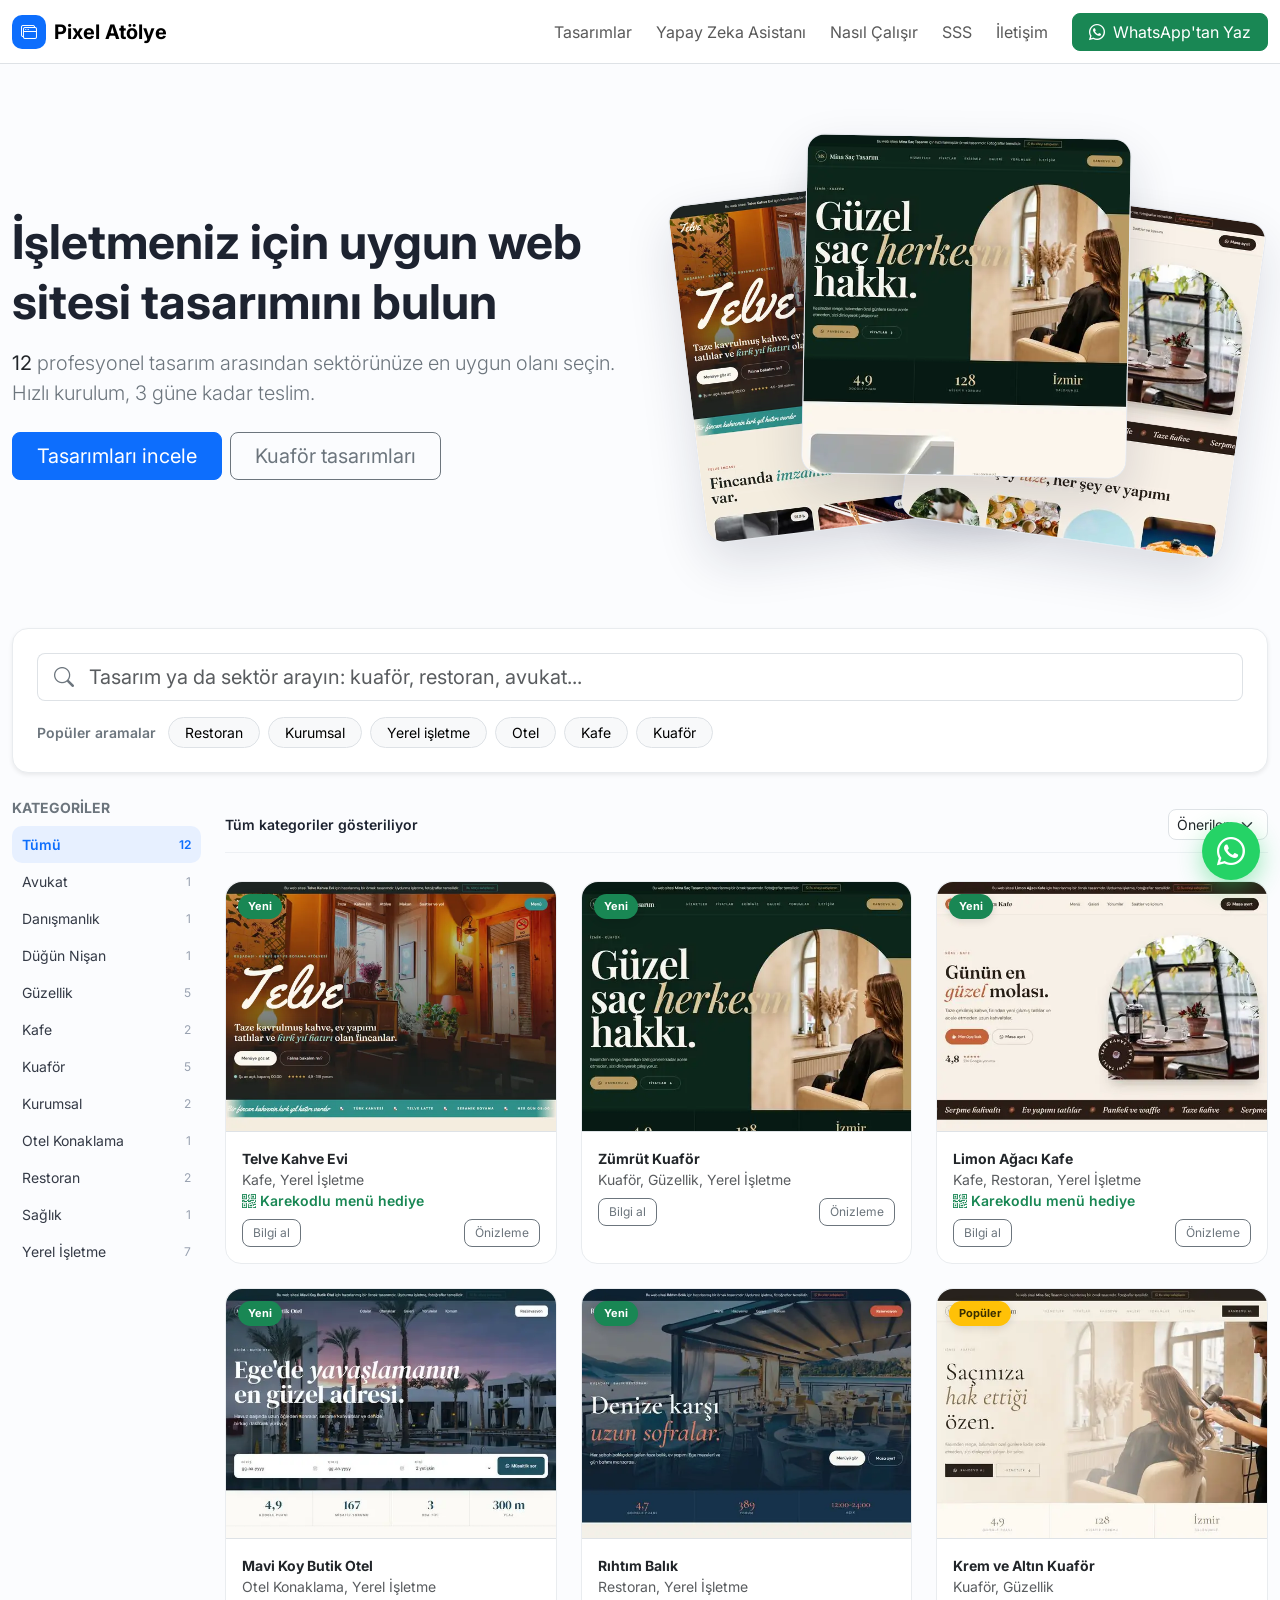
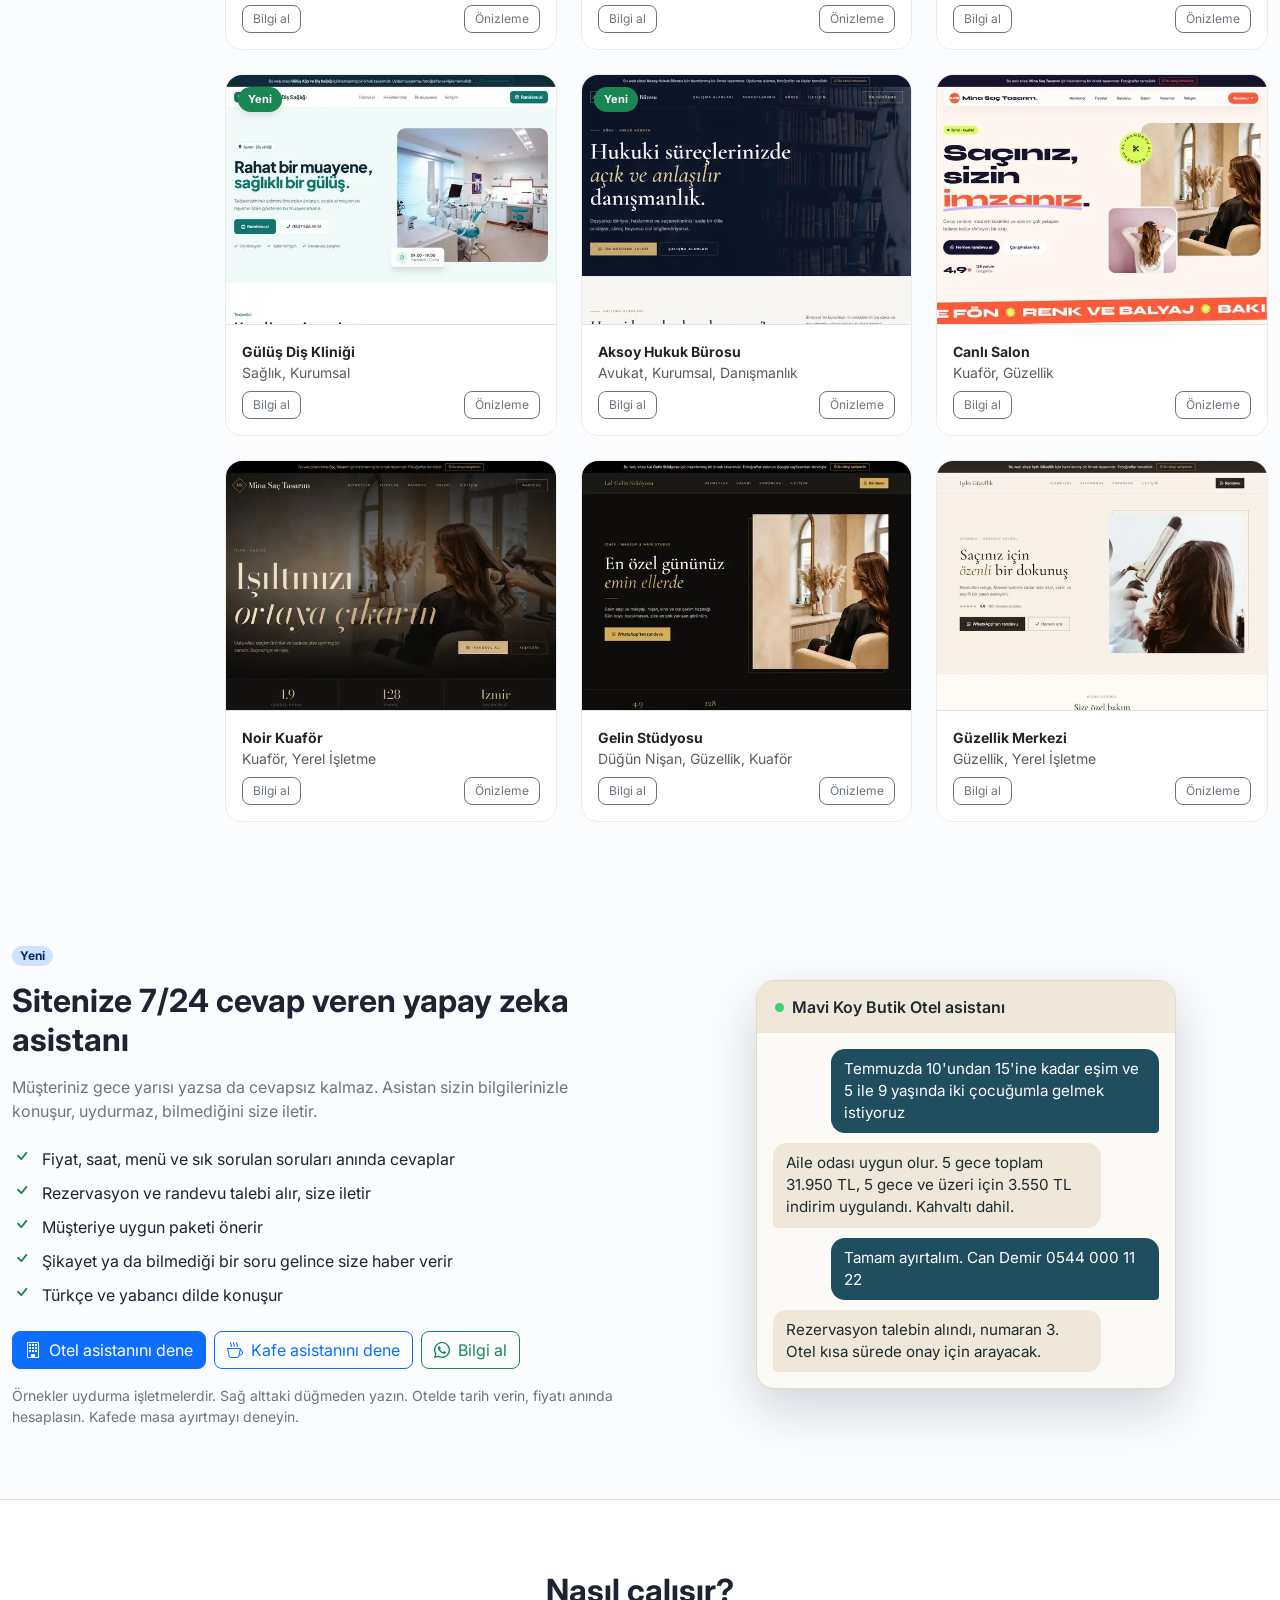
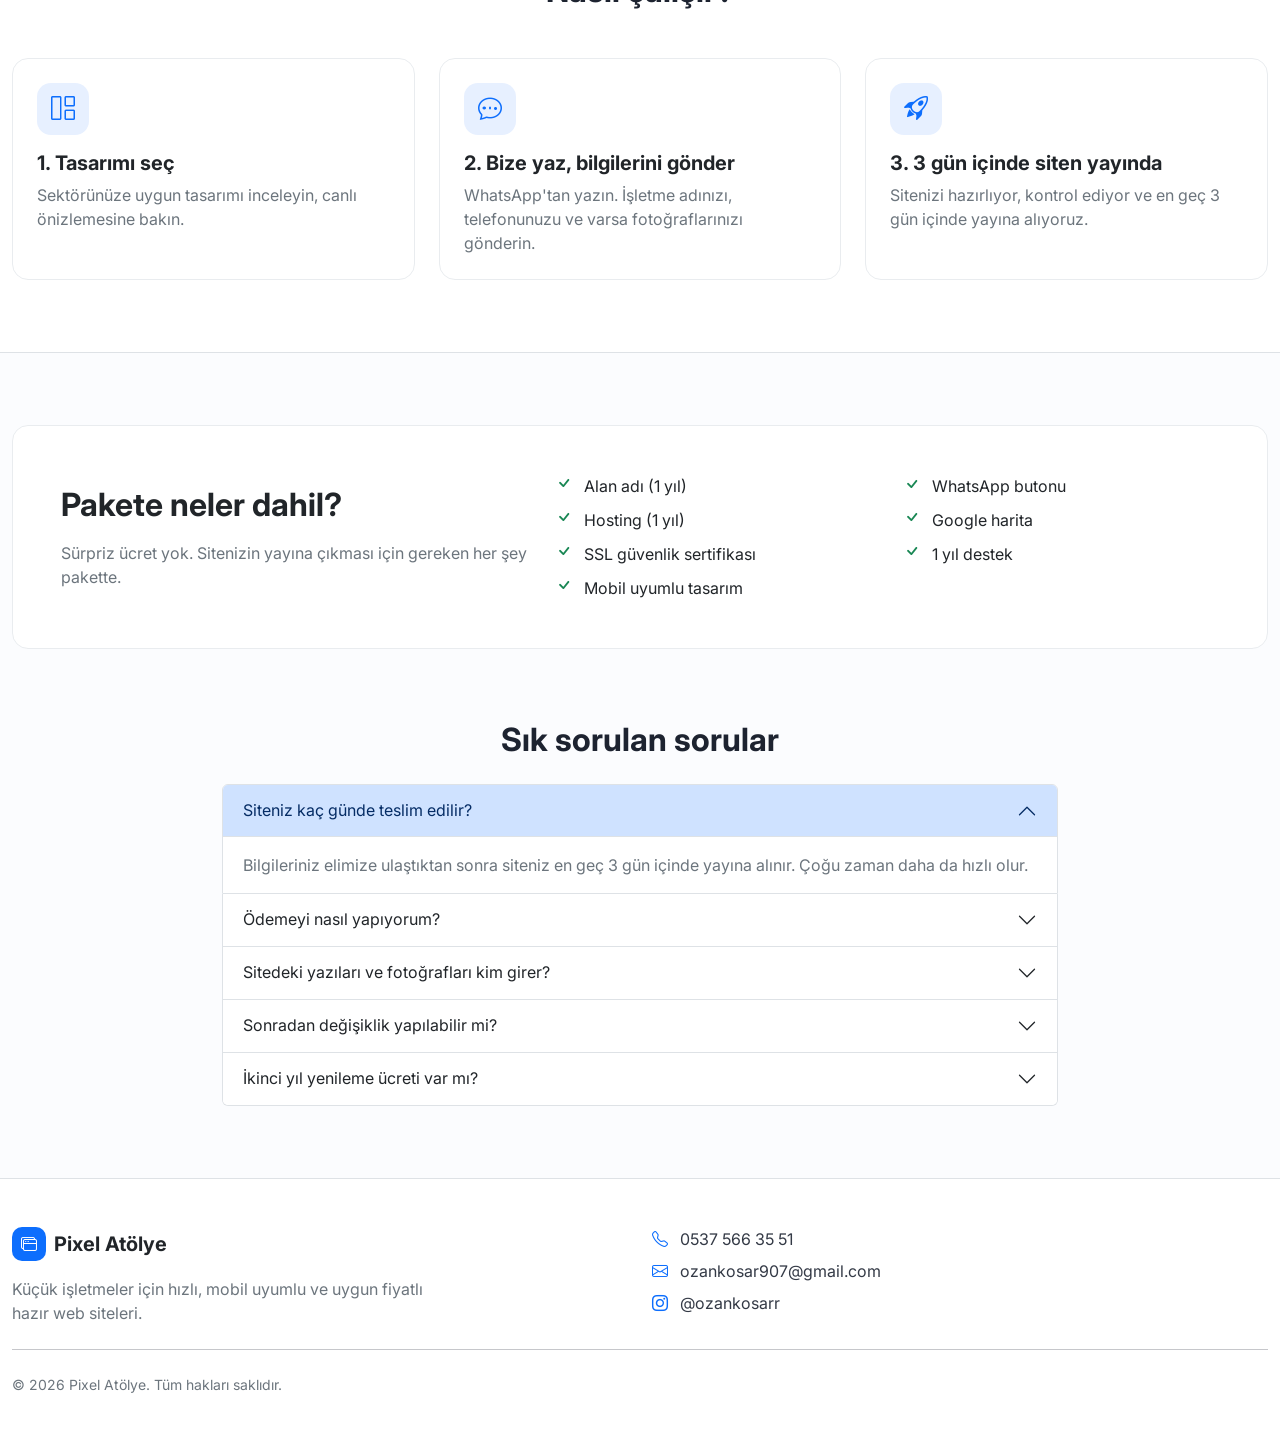
<file: index.html>
<!DOCTYPE html>
<html lang="tr">
<head>
    <meta charset="UTF-8">
    <meta name="viewport" content="width=device-width, initial-scale=1">
    <title>Hazır Web Sitesi Tasarımları</title>
    <meta name="description" content="İşletmeniz için hazır web sitesi tasarımları. Sektörünüze uygun tasarımı seçin, 3 gün içinde siteniz yayında.">
    <link rel="icon" href="data:image/svg+xml,%3Csvg xmlns=%27http://www.w3.org/2000/svg%27 viewBox=%270 0 32 32%27%3E%3Crect width=%2732%27 height=%2732%27 rx=%279%27 fill=%27%230d6efd%27/%3E%3Crect x=%277%27 y=%279%27 width=%2718%27 height=%2714%27 rx=%272%27 fill=%27none%27 stroke=%27white%27 stroke-width=%272.5%27/%3E%3C/svg%3E">
    <link rel="preconnect" href="https://fonts.googleapis.com">
    <link href="https://fonts.googleapis.com/css2?family=Inter:wght@400;500;600;700;800&display=swap" rel="stylesheet">
    <link href="https://cdn.jsdelivr.net/npm/bootstrap@5.3.3/dist/css/bootstrap.min.css" rel="stylesheet">
    <link href="https://cdn.jsdelivr.net/npm/bootstrap-icons@1.11.3/font/bootstrap-icons.min.css" rel="stylesheet">
    <link href="style.css" rel="stylesheet">
</head>
<body>

    <!-- 1) ÜST MENÜ -->
    <nav class="navbar navbar-expand-lg bg-white border-bottom sticky-top ust-menu">
        <div class="container-xxl">
            <a class="navbar-brand d-flex align-items-center gap-2 fw-bold" href="#">
                <span class="logo-kutu"><i class="bi bi-window-stack"></i></span>
                <span data-ayar="markaAdi">Pixel Atölye</span>
            </a>
            <button class="navbar-toggler border-0" type="button" data-bs-toggle="collapse" data-bs-target="#menu" aria-label="Menüyü aç">
                <span class="navbar-toggler-icon"></span>
            </button>
            <div class="collapse navbar-collapse" id="menu">
                <ul class="navbar-nav ms-auto align-items-lg-center gap-lg-2">
                    <li class="nav-item"><a class="nav-link" href="#tasarimlar">Tasarımlar</a></li>
                    <li class="nav-item"><a class="nav-link" href="#asistan">Yapay Zeka Asistanı</a></li>
                    <li class="nav-item"><a class="nav-link" href="#nasil-calisir">Nasıl Çalışır</a></li>
                    <li class="nav-item"><a class="nav-link" href="#sss">SSS</a></li>
                    <li class="nav-item"><a class="nav-link" href="#iletisim">İletişim</a></li>
                    <li class="nav-item ms-lg-2 my-2 my-lg-0">
                        <a class="btn btn-success rounded-3 px-3" data-whatsapp="Merhaba, web sitesi hakkında bilgi almak istiyorum." target="_blank" rel="noopener">
                            <i class="bi bi-whatsapp me-1"></i> WhatsApp'tan Yaz
                        </a>
                    </li>
                </ul>
            </div>
        </div>
    </nav>

    <!-- 2) HERO -->
    <header class="hero py-5">
        <div class="container-xxl py-lg-4">
            <div class="row align-items-center g-5">
                <div class="col-lg-6">
                    <h1 class="display-5 fw-bolder lh-sm mb-3">İşletmeniz için uygun web sitesi tasarımını bulun</h1>
                    <p class="lead text-secondary mb-4">
                        <strong class="text-dark" id="tasarim-sayisi">0</strong> profesyonel tasarım arasından sektörünüze en uygun olanı seçin. Hızlı kurulum, 3 güne kadar teslim.
                    </p>
                    <div class="d-flex flex-wrap gap-2">
                        <a href="#tasarimlar" class="btn btn-primary btn-lg rounded-3 px-4">Tasarımları incele</a>
                        <button type="button" class="btn btn-outline-secondary btn-lg rounded-3 px-4" data-kategori-sec="Kuaför">Kuaför tasarımları</button>
                    </div>
                </div>
                <div class="col-lg-6">
                    <!-- Kolaj: ilk 3 tasarımın görseli JS ile dolar -->
                    <div class="kolaj" id="kolaj" aria-hidden="true">
                        <div class="kolaj-kart k1"><img alt=""></div>
                        <div class="kolaj-kart k2"><img alt=""></div>
                        <div class="kolaj-kart k3"><img alt=""></div>
                    </div>
                </div>
            </div>
        </div>
    </header>

    <!-- 3) ARAMA + POPÜLER ARAMALAR -->
    <section class="container-xxl mb-4">
        <div class="card rounded-4 border-light-subtle shadow-sm">
            <div class="card-body p-3 p-md-4">
                <div class="input-group input-group-lg">
                    <span class="input-group-text bg-white border-end-0"><i class="bi bi-search text-secondary"></i></span>
                    <input type="search" id="arama" class="form-control border-start-0 ps-0" placeholder="Tasarım ya da sektör arayın: kuaför, restoran, avukat..." autocomplete="off">
                </div>
                <div class="d-flex flex-wrap align-items-center gap-2 mt-3">
                    <span class="small text-secondary fw-semibold me-1">Popüler aramalar</span>
                    <button type="button" class="btn btn-sm btn-light border rounded-pill px-3" data-kategori-sec="Restoran">Restoran</button>
                    <button type="button" class="btn btn-sm btn-light border rounded-pill px-3" data-kategori-sec="Kurumsal">Kurumsal</button>
                    <button type="button" class="btn btn-sm btn-light border rounded-pill px-3" data-kategori-sec="Yerel İşletme">Yerel işletme</button>
                    <button type="button" class="btn btn-sm btn-light border rounded-pill px-3" data-kategori-sec="Otel Konaklama">Otel</button>
                    <button type="button" class="btn btn-sm btn-light border rounded-pill px-3" data-kategori-sec="Kafe">Kafe</button>
                    <button type="button" class="btn btn-sm btn-light border rounded-pill px-3" data-kategori-sec="Kuaför">Kuaför</button>
                </div>
            </div>
        </div>
    </section>

    <!-- 4) KATEGORİ MENÜSÜ + KARTLAR -->
    <main id="tasarimlar" class="container-xxl pb-5">
        <div class="row g-4">
            <!-- Masaüstü kategori listesi -->
            <aside class="col-lg-2 d-none d-lg-block">
                <div class="kategori-yan">
                    <p class="small fw-bold text-uppercase text-secondary mb-2">Kategoriler</p>
                    <div class="list-group list-group-flush kategori-listesi" id="kategori-listesi"></div>
                </div>
            </aside>

            <div class="col-lg-10">
                <!-- Sabit üst bar -->
                <div class="sonuc-bar d-flex flex-wrap align-items-center justify-content-between gap-2">
                    <div class="d-flex align-items-center gap-2">
                        <button type="button" class="btn btn-sm btn-outline-secondary rounded-3 d-lg-none" data-bs-toggle="modal" data-bs-target="#kategori-modal">
                            <i class="bi bi-funnel me-1"></i> Kategorileri göster
                        </button>
                        <span class="fw-semibold small" id="sonuc-yazi">Tüm kategoriler gösteriliyor</span>
                    </div>
                    <select id="siralama" class="form-select form-select-sm w-auto rounded-3" aria-label="Sıralama">
                        <option value="onerilen">Önerilen</option>
                        <option value="fiyat-artan">Fiyat artan</option>
                        <option value="fiyat-azalan">Fiyat azalan</option>
                        <option value="az">A-Z</option>
                    </select>
                </div>

                <div class="row g-4 mt-1" id="kartlar"></div>

                <div class="text-center py-5 d-none" id="sonuc-yok">
                    <i class="bi bi-search display-6 text-secondary"></i>
                    <p class="mt-3 mb-0 text-secondary">Aradığınız kriterde tasarım bulunamadı.</p>
                </div>
            </div>
        </div>
    </main>

    <!-- Mobil kategori modalı -->
    <div class="modal fade" id="kategori-modal" tabindex="-1" aria-label="Kategoriler">
        <div class="modal-dialog modal-fullscreen">
            <div class="modal-content">
                <div class="modal-header">
                    <h5 class="modal-title fw-bold">Kategoriler</h5>
                    <button type="button" class="btn-close" data-bs-dismiss="modal" aria-label="Kapat"></button>
                </div>
                <div class="modal-body">
                    <div class="list-group list-group-flush kategori-listesi" id="kategori-listesi-mobil"></div>
                </div>
            </div>
        </div>
    </div>

    <!-- 5) DETAY MODALI -->
    <div class="modal fade" id="detay-modal" tabindex="-1" aria-labelledby="detay-ad">
        <div class="modal-dialog modal-xl modal-fullscreen-lg-down modal-dialog-centered">
            <div class="modal-content rounded-4 overflow-hidden">
                <div class="row g-0 detay-govde">
                    <div class="col-lg-7 detay-gorsel">
                        <img id="detay-img" alt="" class="w-100 d-block">
                    </div>
                    <div class="col-lg-5 detay-bilgi p-4 p-lg-5">
                        <button type="button" class="btn-close position-absolute top-0 end-0 m-3" data-bs-dismiss="modal" aria-label="Kapat"></button>
                        <h2 class="h3 fw-bold mb-1" id="detay-ad"></h2>
                        <p class="text-secondary small mb-3" id="detay-kategoriler"></p>
                        <p class="h4 text-primary fw-bold mb-4" id="detay-fiyat"></p>
                        <p class="text-secondary" id="detay-aciklama"></p>
                        <h3 class="h6 fw-bold mt-4 mb-3">Bu tasarımın öne çıkan özellikleri</h3>
                        <ul class="list-unstyled tikli mb-4" id="detay-ozellikler"></ul>
                        <div class="d-grid gap-2">
                            <a id="detay-onizleme" class="btn btn-outline-primary rounded-3" target="_blank" rel="noopener"><i class="bi bi-eye me-1"></i> Canlı önizleme</a>
                            <a id="detay-menu" class="btn btn-outline-primary rounded-3 d-none" target="_blank" rel="noopener"><i class="bi bi-qr-code me-1"></i> Karekodlu menüyü gör</a>
                            <a id="detay-siparis" class="btn btn-success rounded-3" target="_blank" rel="noopener"><i class="bi bi-whatsapp me-1"></i> WhatsApp ile bilgi al</a>
                        </div>
                    </div>
                </div>
            </div>
        </div>
    </div>

    <!-- 6a) YAPAY ZEKA ASİSTANI -->
    <section id="asistan" class="py-5">
        <div class="container-xxl py-lg-4">
            <div class="row g-5 align-items-center">
                <div class="col-lg-6">
                    <span class="badge rounded-pill bg-primary-subtle text-primary-emphasis mb-3">Yeni</span>
                    <h2 class="fw-bold mb-3">Sitenize 7/24 cevap veren yapay zeka asistanı</h2>
                    <p class="text-secondary mb-4">Müşteriniz gece yarısı yazsa da cevapsız kalmaz. Asistan sizin bilgilerinizle konuşur, uydurmaz, bilmediğini size iletir.</p>
                    <ul class="list-unstyled tikli mb-4">
                        <li>Fiyat, saat, menü ve sık sorulan soruları anında cevaplar</li>
                        <li>Rezervasyon ve randevu talebi alır, size iletir</li>
                        <li>Müşteriye uygun paketi önerir</li>
                        <li>Şikayet ya da bilmediği bir soru gelince size haber verir</li>
                        <li>Türkçe ve yabancı dilde konuşur</li>
                    </ul>
                    <div class="d-flex flex-wrap gap-2">
                        <a href="https://asistan-production-4d8e.up.railway.app/otel/" target="_blank" rel="noopener" class="btn btn-primary rounded-3"><i class="bi bi-building me-1"></i> Otel asistanını dene</a>
                        <a href="https://asistan-production-4d8e.up.railway.app/avlu/" target="_blank" rel="noopener" class="btn btn-outline-primary rounded-3"><i class="bi bi-cup-hot me-1"></i> Kafe asistanını dene</a>
                        <a data-whatsapp="Merhaba, siteme yapay zeka asistanı eklemek istiyorum" target="_blank" rel="noopener" class="btn btn-outline-success rounded-3"><i class="bi bi-whatsapp me-1"></i> Bilgi al</a>
                    </div>
                    <p class="small text-secondary mt-3 mb-0">Örnekler uydurma işletmelerdir. Sağ alttaki düğmeden yazın. Otelde tarih verin, fiyatı anında hesaplasın. Kafede masa ayırtmayı deneyin.</p>
                </div>
                <div class="col-lg-6">
                    <div class="asistan-onizleme mx-auto" aria-hidden="true">
                        <div class="ao-baslik"><span class="ao-nokta"></span> Mavi Koy Butik Otel asistanı</div>
                        <div class="ao-mesajlar">
                            <div class="ao-m ao-ben">Temmuzda 10'undan 15'ine kadar eşim ve 5 ile 9 yaşında iki çocuğumla gelmek istiyoruz</div>
                            <div class="ao-m ao-bot">Aile odası uygun olur. 5 gece toplam 31.950 TL, 5 gece ve üzeri için 3.550 TL indirim uygulandı. Kahvaltı dahil.</div>
                            <div class="ao-m ao-ben">Tamam ayırtalım. Can Demir 0544 000 11 22</div>
                            <div class="ao-m ao-bot">Rezervasyon talebin alındı, numaran 3. Otel kısa sürede onay için arayacak.</div>
                        </div>
                    </div>
                </div>
            </div>
        </div>
    </section>

    <!-- 6) NASIL ÇALIŞIR -->
    <section id="nasil-calisir" class="py-5 bg-white border-top border-bottom">
        <div class="container-xxl py-lg-4">
            <h2 class="fw-bold text-center mb-5">Nasıl çalışır?</h2>
            <div class="row g-4">
                <div class="col-md-4">
                    <div class="card h-100 rounded-4 border-light-subtle adim-kart">
                        <div class="card-body p-4">
                            <span class="adim-ikon"><i class="bi bi-grid-1x2"></i></span>
                            <h3 class="h5 fw-bold mt-3">1. Tasarımı seç</h3>
                            <p class="text-secondary mb-0">Sektörünüze uygun tasarımı inceleyin, canlı önizlemesine bakın.</p>
                        </div>
                    </div>
                </div>
                <div class="col-md-4">
                    <div class="card h-100 rounded-4 border-light-subtle adim-kart">
                        <div class="card-body p-4">
                            <span class="adim-ikon"><i class="bi bi-chat-dots"></i></span>
                            <h3 class="h5 fw-bold mt-3">2. Bize yaz, bilgilerini gönder</h3>
                            <p class="text-secondary mb-0">WhatsApp'tan yazın. İşletme adınızı, telefonunuzu ve varsa fotoğraflarınızı gönderin.</p>
                        </div>
                    </div>
                </div>
                <div class="col-md-4">
                    <div class="card h-100 rounded-4 border-light-subtle adim-kart">
                        <div class="card-body p-4">
                            <span class="adim-ikon"><i class="bi bi-rocket-takeoff"></i></span>
                            <h3 class="h5 fw-bold mt-3">3. 3 gün içinde siten yayında</h3>
                            <p class="text-secondary mb-0">Sitenizi hazırlıyor, kontrol ediyor ve en geç 3 gün içinde yayına alıyoruz.</p>
                        </div>
                    </div>
                </div>
            </div>
        </div>
    </section>

    <!-- 7) PAKET İÇERİĞİ -->
    <section class="py-5">
        <div class="container-xxl py-lg-4">
            <div class="card rounded-4 border-light-subtle">
                <div class="card-body p-4 p-lg-5">
                    <div class="row g-4 align-items-center">
                        <div class="col-lg-5">
                            <h2 class="fw-bold mb-3">Pakete neler dahil?</h2>
                            <p class="text-secondary mb-0">Sürpriz ücret yok. Sitenizin yayına çıkması için gereken her şey pakette.</p>
                        </div>
                        <div class="col-lg-7">
                            <ul class="list-unstyled tikli paket-listesi mb-0">
                                <li>Alan adı (1 yıl)</li>
                                <li>Hosting (1 yıl)</li>
                                <li>SSL güvenlik sertifikası</li>
                                <li>Mobil uyumlu tasarım</li>
                                <li>WhatsApp butonu</li>
                                <li>Google harita</li>
                                <li>1 yıl destek</li>
                            </ul>
                        </div>
                    </div>
                </div>
            </div>
        </div>
    </section>

    <!-- 8) SSS -->
    <section id="sss" class="pb-5">
        <div class="container-xxl pb-lg-4" style="max-width: 860px;">
            <h2 class="fw-bold text-center mb-4">Sık sorulan sorular</h2>
            <div class="accordion" id="sss-liste">
                <div class="accordion-item">
                    <h3 class="accordion-header"><button class="accordion-button" type="button" data-bs-toggle="collapse" data-bs-target="#s1">Siteniz kaç günde teslim edilir?</button></h3>
                    <div id="s1" class="accordion-collapse collapse show" data-bs-parent="#sss-liste"><div class="accordion-body text-secondary">Bilgileriniz elimize ulaştıktan sonra siteniz en geç 3 gün içinde yayına alınır. Çoğu zaman daha da hızlı olur.</div></div>
                </div>
                <div class="accordion-item">
                    <h3 class="accordion-header"><button class="accordion-button collapsed" type="button" data-bs-toggle="collapse" data-bs-target="#s2">Ödemeyi nasıl yapıyorum?</button></h3>
                    <div id="s2" class="accordion-collapse collapse" data-bs-parent="#sss-liste"><div class="accordion-body text-secondary">Ödemeyi havale ya da EFT ile yapabilirsiniz. Ayrıntıları WhatsApp'tan konuşuruz.</div></div>
                </div>
                <div class="accordion-item">
                    <h3 class="accordion-header"><button class="accordion-button collapsed" type="button" data-bs-toggle="collapse" data-bs-target="#s3">Sitedeki yazıları ve fotoğrafları kim girer?</button></h3>
                    <div id="s3" class="accordion-collapse collapse" data-bs-parent="#sss-liste"><div class="accordion-body text-secondary">Biz gireriz. Siz bilgilerinizi ve fotoğraflarınızı göndermeniz yeterli. Fotoğrafınız yoksa Google işletme sayfanızdaki fotoğrafları kullanabiliriz.</div></div>
                </div>
                <div class="accordion-item">
                    <h3 class="accordion-header"><button class="accordion-button collapsed" type="button" data-bs-toggle="collapse" data-bs-target="#s4">Sonradan değişiklik yapılabilir mi?</button></h3>
                    <div id="s4" class="accordion-collapse collapse" data-bs-parent="#sss-liste"><div class="accordion-body text-secondary">Evet. Telefon, fiyat, hizmet ya da fotoğraf gibi küçük değişiklikleri destek süresi boyunca sizin için yaparız.</div></div>
                </div>
                <div class="accordion-item">
                    <h3 class="accordion-header"><button class="accordion-button collapsed" type="button" data-bs-toggle="collapse" data-bs-target="#s5">İkinci yıl yenileme ücreti var mı?</button></h3>
                    <div id="s5" class="accordion-collapse collapse" data-bs-parent="#sss-liste"><div class="accordion-body text-secondary">İlk yıl her şey pakete dahildir. İkinci yıldan itibaren alan adı, yayın ve destek için küçük bir yıllık ücret vardır. Tutarı baştan söyleriz.</div></div>
                </div>
            </div>
        </div>
    </section>

    <!-- 9) FOOTER -->
    <footer id="iletisim" class="bg-white border-top py-5">
        <div class="container-xxl">
            <div class="row g-4">
                <div class="col-md-6">
                    <a class="d-flex align-items-center gap-2 fw-bold text-dark text-decoration-none fs-5" href="#">
                        <span class="logo-kutu"><i class="bi bi-window-stack"></i></span>
                        <span data-ayar="markaAdi">Pixel Atölye</span>
                    </a>
                    <p class="text-secondary mt-3 mb-0" style="max-width: 420px;">Küçük işletmeler için hızlı, mobil uyumlu ve uygun fiyatlı hazır web siteleri.</p>
                </div>
                <div class="col-md-6">
                    <ul class="list-unstyled d-grid gap-2 mb-0 iletisim-listesi">
                        <li><i class="bi bi-telephone"></i> <a id="footer-telefon"></a></li>
                        <li><i class="bi bi-envelope"></i> <a id="footer-email"></a></li>
                        <li><i class="bi bi-instagram"></i> <a id="footer-instagram" target="_blank" rel="noopener"></a></li>
                    </ul>
                </div>
            </div>
            <hr class="my-4">
            <p class="small text-secondary mb-0">&copy; <span id="yil"></span> <span data-ayar="markaAdi">Pixel Atölye</span>. Tüm hakları saklıdır.</p>
        </div>
    </footer>

    <!-- 10) SABİT WHATSAPP BUTONU -->
    <a class="wa-sabit" data-whatsapp="Merhaba, web sitesi hakkında bilgi almak istiyorum." target="_blank" rel="noopener" aria-label="WhatsApp'tan yazın">
        <i class="bi bi-whatsapp"></i>
    </a>

    <script src="https://cdn.jsdelivr.net/npm/bootstrap@5.3.3/dist/js/bootstrap.bundle.min.js"></script>
    <script src="app.js"></script>
</body>
</html>
</file>
<file: style.css>
/* ===== Genel ===== */
:root {
    --zemin: #fbfcfe;
    --mavi: #0d6efd;
    --menu-yukseklik: 64px;
}
html { scroll-padding-top: 140px; }
html, body { overflow-x: clip; }
body { background: var(--zemin); font-family: Inter, system-ui, sans-serif; color: #1d2330; }

/* ===== Üst menü ===== */
.ust-menu { min-height: var(--menu-yukseklik); }
.logo-kutu {
    width: 34px; height: 34px; border-radius: 10px;
    display: inline-grid; place-items: center;
    background: var(--mavi); color: #fff; font-size: 16px;
}

/* ===== Hero kolajı: üst üste, hafif eğik 3 görsel ===== */
.kolaj { position: relative; height: 420px; max-width: 560px; margin: 0 auto; }
.kolaj-kart {
    position: absolute; width: 58%; height: 340px; overflow: hidden;
    background: #fff; border: 1px solid #e6e9ef; border-radius: 18px;
    box-shadow: 0 20px 50px rgba(20, 30, 60, .14);
}
.kolaj-kart img { width: 100%; display: block; }
.kolaj .k1 { left: 0; top: 50px; transform: rotate(-7deg); z-index: 1; }
.kolaj .k2 { left: 21%; top: 0; transform: rotate(1deg); z-index: 3; }
.kolaj .k3 { right: 0; top: 64px; transform: rotate(8deg); z-index: 2; }
@media (max-width: 575.98px) {
    .kolaj { height: 300px; }
    .kolaj-kart { height: 240px; }
}

/* ===== Kategori listesi ===== */
.kategori-yan { position: sticky; top: calc(var(--menu-yukseklik) + 16px); max-height: calc(100vh - 100px); overflow-y: auto; }
.kategori-listesi .list-group-item {
    display: flex; justify-content: space-between; align-items: center;
    border: 0; border-radius: 10px; padding: 8px 10px; font-size: 14px;
    background: transparent; color: #343a46; cursor: pointer;
}
.kategori-listesi .list-group-item:hover { background: #eef2f8; }
.kategori-listesi .list-group-item.active { background: #e7f0ff; color: var(--mavi); font-weight: 600; }
.kategori-listesi .sayi { font-size: 12px; color: #98a1b0; }
.kategori-listesi .active .sayi { color: var(--mavi); }

/* ===== Sonuç barı (sabit) ===== */
.sonuc-bar {
    position: sticky; top: var(--menu-yukseklik); z-index: 10;
    background: rgba(251, 252, 254, .94); backdrop-filter: blur(6px);
    padding: 12px 0; border-bottom: 1px solid #edf0f4;
}

/* ===== Tasarım kartı ===== */
.tasarim-kart {
    cursor: pointer; background: #fff;
    transition: transform .3s ease, box-shadow .3s ease, border-color .3s ease;
}
.tasarim-kart:hover {
    transform: scale(1.03);
    box-shadow: 0 14px 38px rgba(20, 30, 60, .12);
    border-color: var(--mavi) !important;
}
.kart-gorsel { position: relative; height: 250px; overflow: hidden; background: #f1f3f7; }
/* Görsel kartın üzerine gelince 2 saniyede aşağısını gösterecek şekilde yukarı kayar (mesafeyi JS hesaplar) */
.kart-gorsel img { width: 100%; display: block; transform: translateY(0); transition: transform 2s ease-in-out; }
.rozet {
    position: absolute; top: 12px; left: 12px; z-index: 2;
    font-size: 11px; font-weight: 700; padding: 4px 10px; border-radius: 999px;
    box-shadow: 0 2px 8px rgba(0, 0, 0, .12);
}
.rozet-yeni { background: #198754; color: #fff; }
.rozet-populer { background: #ffc107; color: #3b2f00; }
.btn-xs { font-size: 12px; padding: 4px 10px; }

/* ===== Detay modalı ===== */
@media (min-width: 992px) {
    .detay-govde { height: min(84vh, 820px); }
    .detay-gorsel { height: 100%; overflow-y: auto; background: #f1f3f7; border-right: 1px solid #e6e9ef; }
    .detay-bilgi { height: 100%; overflow-y: auto; position: relative; }
}
@media (max-width: 991.98px) {
    .detay-gorsel { max-height: 55vh; overflow-y: auto; background: #f1f3f7; }
    .detay-bilgi { position: relative; }
}

/* ===== Tikli liste ===== */
.tikli li { position: relative; padding-left: 30px; margin-bottom: 10px; }
.tikli li::before {
    content: "\F26E"; font-family: "bootstrap-icons";
    position: absolute; left: 0; top: -1px; font-size: 20px; line-height: 1; color: #198754;
}
.paket-listesi { columns: 2; column-gap: 32px; }
@media (max-width: 575.98px) { .paket-listesi { columns: 1; } }

/* ===== Nasıl çalışır ===== */
.adim-ikon {
    width: 52px; height: 52px; border-radius: 14px; display: inline-grid; place-items: center;
    background: #e7f0ff; color: var(--mavi); font-size: 24px;
}

/* ===== Footer ===== */
.iletisim-listesi i { color: var(--mavi); margin-right: 8px; }
.iletisim-listesi a { color: #343a46; text-decoration: none; }
.iletisim-listesi a:hover { color: var(--mavi); }

/* ===== Sabit WhatsApp butonu ===== */
.wa-sabit {
    position: fixed; right: 20px; bottom: 20px; z-index: 1040;
    width: 58px; height: 58px; border-radius: 50%;
    display: grid; place-items: center;
    background: #25d366; color: #fff; font-size: 28px;
    box-shadow: 0 8px 24px rgba(37, 211, 102, .45);
    transition: transform .2s;
}
.wa-sabit:hover { transform: scale(1.08); color: #fff; }

@media (prefers-reduced-motion: reduce) {
    .kart-gorsel img, .tasarim-kart { transition: none; }
}

/* ===== Yapay zeka asistanı önizlemesi ===== */
.asistan-onizleme {
    max-width: 420px; background: #fbfaf7; color: #1d2a2f; border: 1px solid #e3d9c8; border-radius: 18px;
    box-shadow: 0 20px 50px rgba(20, 30, 60, .18); overflow: hidden;
}
.ao-baslik { padding: 14px 18px; background: #efe7da; font-weight: 600; display: flex; align-items: center; gap: 8px; }
.ao-nokta { width: 9px; height: 9px; border-radius: 50%; background: #3ecf6e; }
.ao-mesajlar { padding: 16px; display: flex; flex-direction: column; gap: 10px; }
.ao-m { max-width: 85%; padding: 9px 13px; border-radius: 14px; font-size: .95rem; line-height: 1.45; }
.ao-ben { align-self: flex-end; background: #1f4e5f; color: #fff; border-bottom-right-radius: 4px; }
.ao-bot { align-self: flex-start; background: #efe7da; border-bottom-left-radius: 4px; }
</file>
